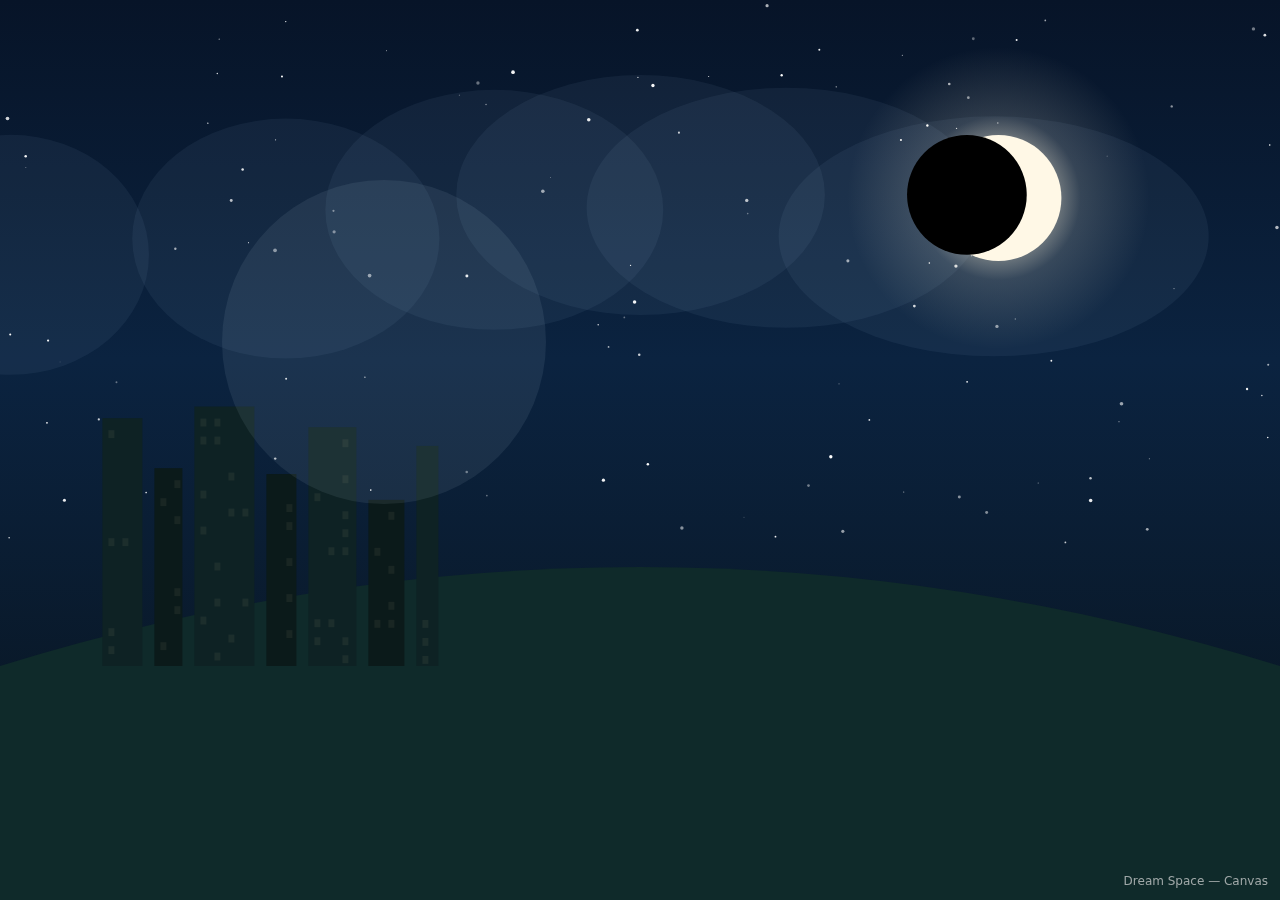
<file: docs/index.html>
<!doctype html>
<html lang="zh">
<head>
  <meta charset="utf-8" />
  <meta name="viewport" content="width=device-width,initial-scale=1" />
  <title>Dream Space Canvas</title>
  <style>
    html,body { height:100%; margin:0; background:#000; display:flex; align-items:center; justify-content:center; }
    canvas { width:100vw; height:100vh; display:block; cursor:pointer; } /* 點擊提示 */
    .note { position:fixed; right:12px; bottom:12px; color:#ddd; font-family:system-ui; font-size:12px; opacity:.7; }
    /* 淡出效果（點擊後套用）*/
    body.fading { transition: opacity .42s ease; opacity: 0; }
  </style>
</head>
<body>
<canvas id="dream"></canvas>
<div class="note">Dream Space — Canvas</div>
<script>
  (function(){
    const HOMEPAGE = 'home.html'; // 若首頁為其他檔名，請修改此處
    const canvas = document.getElementById('dream');
    const ctx = canvas.getContext('2d');

    function resize() {
      const dpr = window.devicePixelRatio || 1;
      canvas.width = innerWidth * dpr;
      canvas.height = innerHeight * dpr;
      canvas.style.width = innerWidth + 'px';
      canvas.style.height = innerHeight + 'px';
      ctx.setTransform(dpr,0,0,dpr,0,0);
    }
    addEventListener('resize', resize);
    resize();

    // 星星陣列
    const stars = Array.from({length:120}, () => ({
      x: Math.random()*innerWidth,
      y: Math.random()*innerHeight*0.6,
      r: Math.random()*1.6 + 0.3,
      tw: Math.random()*Math.PI*2,
      speed: 0.01 + Math.random()*0.03
    }));

    let t = 0;

    function drawBackground() {
      // 漸層天空
      const grad = ctx.createLinearGradient(0,0,0,innerHeight);
      grad.addColorStop(0, '#071428');   // 深藍近黑
      grad.addColorStop(0.4, '#0b2340'); // 深藍
      grad.addColorStop(1, '#08121a');   // 底部更深
      ctx.fillStyle = grad;
      ctx.fillRect(0,0,innerWidth,innerHeight);

      // 微弱雲層 (使用透明漸層)
      ctx.globalAlpha = 0.06;
      for(let i=0;i<6;i++){
        ctx.beginPath();
        const cx = (i/6)*innerWidth + (Math.sin(t*0.2+i)*80);
        const cy = innerHeight*0.25 + Math.cos(i+t*0.15)*30;
        const rx = innerWidth*0.6;
        const ry = 120;
        ctx.ellipse(cx, cy, rx*(0.18+i*0.02), ry, 0, 0, Math.PI*2);
        ctx.fillStyle = '#b7d6ff';
        ctx.fill();
      }
      ctx.globalAlpha = 1;
    }

    function drawMoon() {
      // 月亮（圓形 + 新月遮掩）- 圓形
      const mx = innerWidth*0.78;
      const my = innerHeight*0.22;
      const mr = Math.min(innerWidth, innerHeight)*0.07;
      // 光暈
      const glow = ctx.createRadialGradient(mx,my,mr*0.2, mx,my,mr*2.4);
      glow.addColorStop(0, 'rgba(255,245,220,0.9)');
      glow.addColorStop(0.5, 'rgba(255,245,220,0.15)');
      glow.addColorStop(1, 'rgba(255,245,220,0)');
      ctx.fillStyle = glow;
      ctx.beginPath();
      ctx.arc(mx,my,mr*2.4,0,Math.PI*2);
      ctx.fill();

      // 實心月亮
      ctx.fillStyle = '#fff8e6';
      ctx.beginPath();
      ctx.arc(mx,my,mr,0,Math.PI*2);
      ctx.fill();

      // 新月遮掩（用全透明混合）
      ctx.globalCompositeOperation = 'destination-out';
      ctx.beginPath();
      ctx.arc(mx - mr*0.5, my - mr*0.05, mr*0.95, 0, Math.PI*2);
      ctx.fill();
      ctx.globalCompositeOperation = 'source-over';
    }

    function drawStars() {
      for (let s of stars) {
        s.tw += s.speed * (0.4 + Math.sin(t*0.3)*0.6);
        const alpha = 0.35 + 0.65 * Math.abs(Math.sin(s.tw));
        ctx.fillStyle = `rgba(255,255,255,${alpha})`;
        ctx.beginPath();
        ctx.arc(s.x + Math.sin(t*0.2 + s.x*0.001)*6, s.y + Math.cos(t*0.3 + s.y*0.001)*4, s.r, 0, Math.PI*2);
        ctx.fill();
      }
    }

    function drawShapes() {
      // 弧形山丘 (arc)
      ctx.fillStyle = '#0f2a2a';
      ctx.beginPath();
      ctx.moveTo(0, innerHeight*0.74);
      ctx.quadraticCurveTo(innerWidth*0.5, innerHeight*0.52, innerWidth, innerHeight*0.74);
      ctx.lineTo(innerWidth, innerHeight);
      ctx.lineTo(0, innerHeight);
      ctx.closePath();
      ctx.fill();

      // 城市線條 - 多個矩形 (rectangles)，至少三個
      const baseY = innerHeight*0.74;
      const widths = [40,28,60,30,48,36,22];
      let x = innerWidth*0.08;
      for (let i=0;i<widths.length;i++){
        const w = widths[i];
        const h = 60 + Math.sin(i*0.7 + t*0.6)*20 + (i%2?120:180);
        ctx.fillStyle = i%2 ? '#0b1a1a' : '#0e2224';
        ctx.fillRect(x, baseY - h, w, h);
        // 建築小窗
        ctx.fillStyle = 'rgba(255,230,180,0.06)';
        for(let ry= baseY - h + 12; ry < baseY - 6; ry+=18){
          for(let rx = x + 6; rx < x + w -6; rx += 14){
            if (Math.random() > 0.7) {
              ctx.fillRect(rx, ry, 6, 8);
            }
          }
        }
        x += w + 12;
      }

      // 大圓裝飾（circle）在前方作層次
      ctx.save();
      ctx.globalAlpha = 0.08;
      ctx.fillStyle = '#dff3ff';
      ctx.beginPath();
      ctx.arc(innerWidth*0.3, innerHeight*0.38, Math.min(innerWidth,innerHeight)*0.18, 0, Math.PI*2);
      ctx.fill();
      ctx.restore();
    }

    function drawTitle() {
      ctx.save();
      ctx.font = '600 20px system-ui, Arial';
      ctx.textAlign = 'center';
      ctx.fillStyle = 'rgba(255,255,255,0.92)';
      ctx.fillText('', innerWidth*0.5, innerHeight*0.92);
      ctx.restore();
    }

    function frame() {
      t += 0.016;
      ctx.clearRect(0,0,innerWidth,innerHeight);
      drawBackground();
      drawStars();
      drawMoon();
      drawShapes();
      drawTitle();
      requestAnimationFrame(frame);
    }

    requestAnimationFrame(frame);

    // 點擊任意處導向首頁（帶淡出效果）
    function goHome(e){
      // 若按下 Ctrl/Meta/中鍵，允許預設行為（例如新分頁）
      if (e.ctrlKey || e.metaKey || e.button === 1) return;
      document.documentElement.classList.add('fading'); // 可選改成 body
      setTimeout(() => { location.href = HOMEPAGE; }, 420);
    }
    // 綁在 canvas 上（也可綁在 document.body）
    canvas.addEventListener('click', goHome, {passive:true});
  })();
</script>
</body>
</html>
</file>
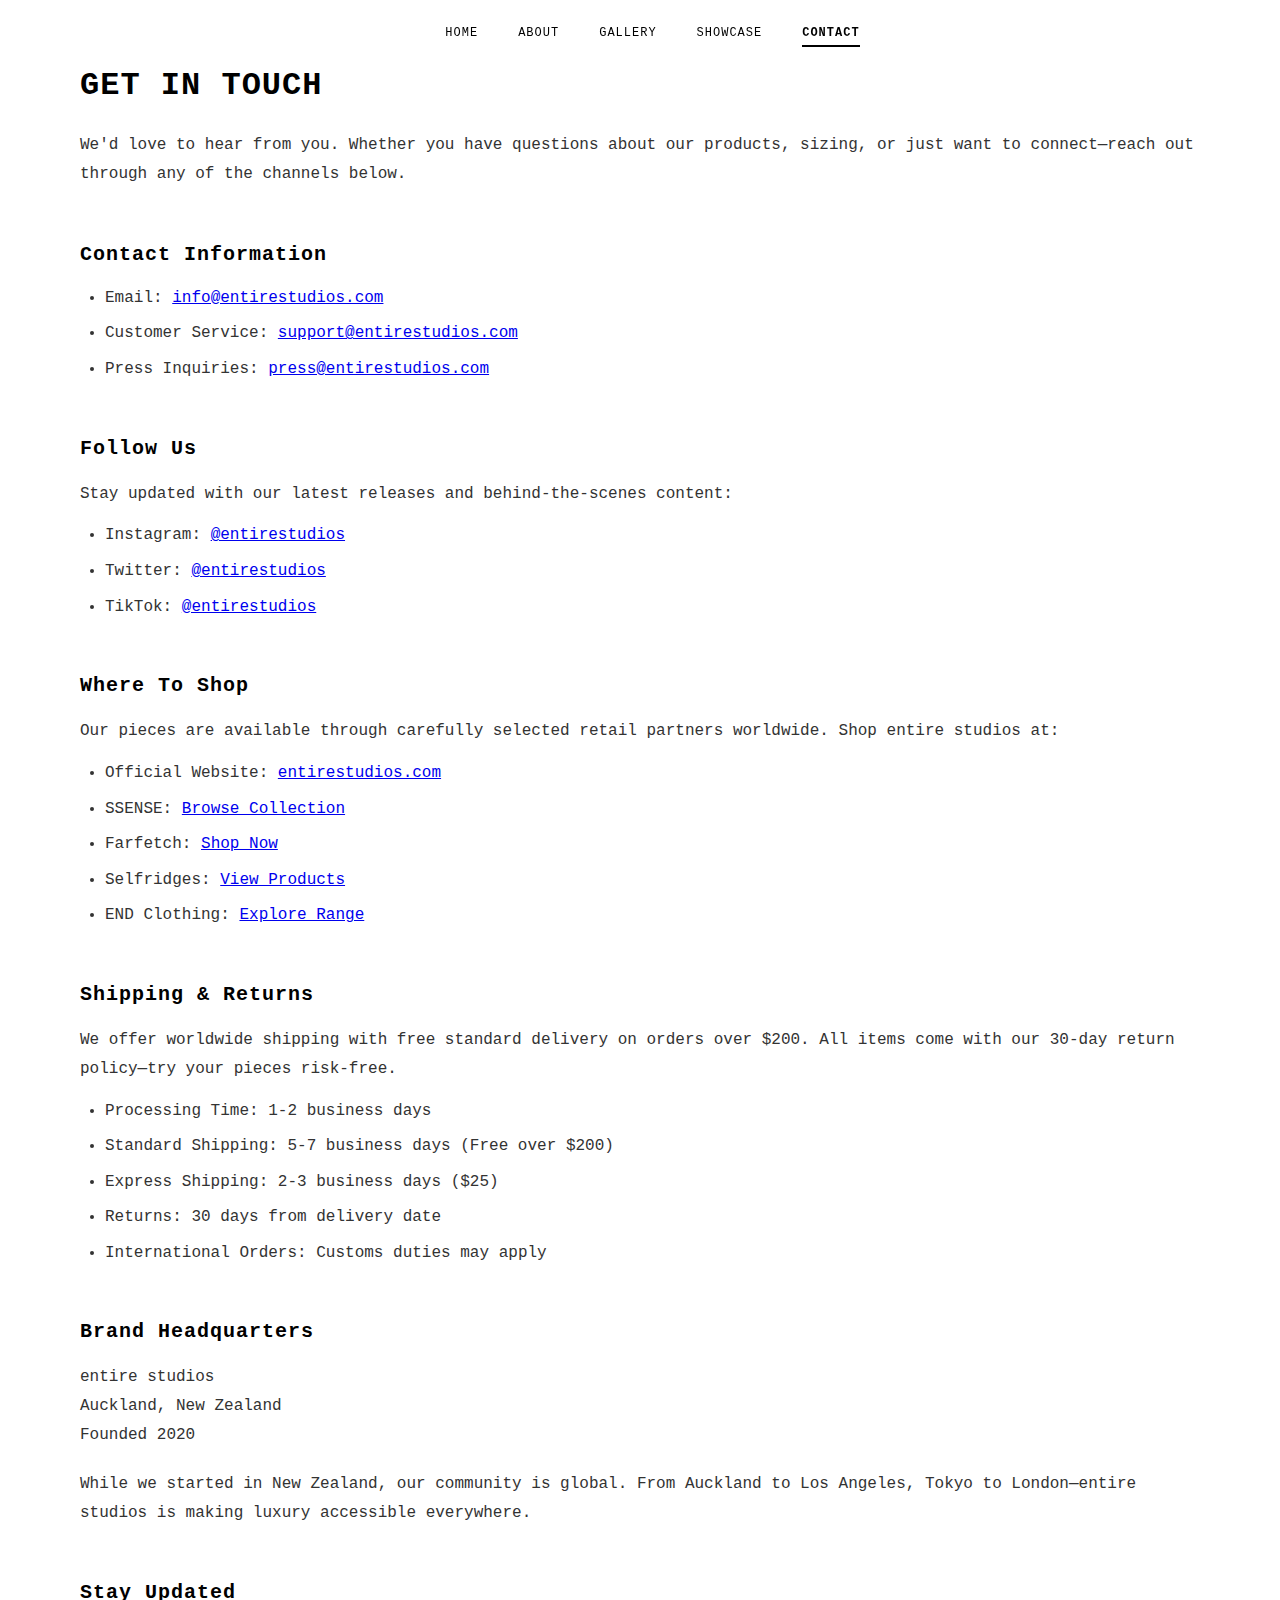
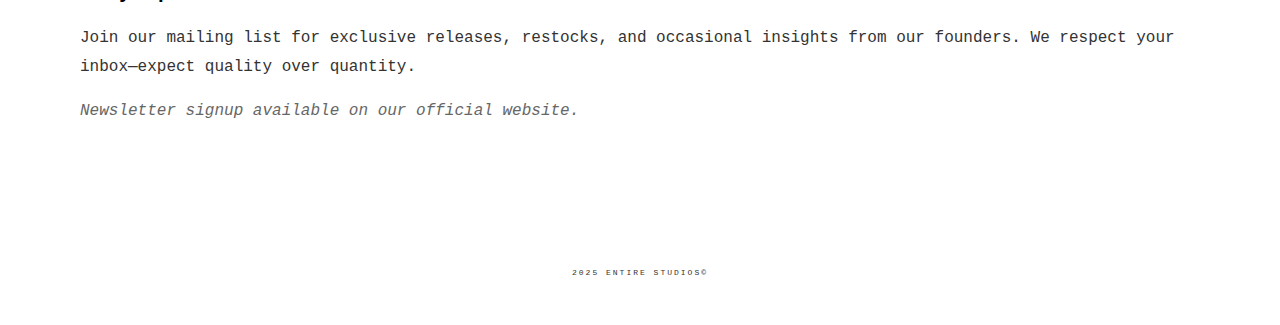
<file: docs/contact.html>
<!DOCTYPE html>
<html lang="en">
<head>
	<meta charset="UTF-8" />
	<meta name="viewport" content="width=device-width, initial-scale=1.0" />
	<title>Contact - entire studios</title>
	<link rel="stylesheet" href="style.css" />
</head>
<body>

<!-- 導航列佔位符 -->
<div id="navbar-placeholder"></div>

<div class="layout">
	<main class="content">
		<section class="contact-intro">
			<h2>Get In Touch</h2>
			<p>
				We'd love to hear from you. Whether you have questions about our products,
				sizing, or just want to connect—reach out through any of the channels below.
			</p>
		</section>

		<section class="contact-info">
			<h3>Contact Information</h3>
			<ul>
				<li><strong>Email:</strong> <a href="mailto:info@entirestudios.com">info@entirestudios.com</a></li>
				<li><strong>Customer Service:</strong> <a href="mailto:support@entirestudios.com">support@entirestudios.com</a></li>
				<li><strong>Press Inquiries:</strong> <a href="mailto:press@entirestudios.com">press@entirestudios.com</a></li>
			</ul>
		</section>

		<section class="social-media">
			<h3>Follow Us</h3>
			<p>Stay updated with our latest releases and behind-the-scenes content:</p>
			<ul>
				<li><strong>Instagram:</strong> <a href="https://instagram.com/entirestudios" target="_blank">@entirestudios</a></li>
				<li><strong>Twitter:</strong> <a href="https://twitter.com/entirestudios" target="_blank">@entirestudios</a></li>
				<li><strong>TikTok:</strong> <a href="https://tiktok.com/@entirestudios" target="_blank">@entirestudios</a></li>
			</ul>
		</section>

		<section class="retailers">
			<h3>Where To Shop</h3>
			<p>
				Our pieces are available through carefully selected retail partners worldwide.
				Shop entire studios at:
			</p>
			<ul>
				<li>
					<strong>Official Website:</strong>
					<a href="https://entirestudios.com" target="_blank">entirestudios.com</a>
				</li>
				<li>
					<strong>SSENSE:</strong>
					<a href="https://www.ssense.com/en-us/designers/entire-studios" target="_blank">Browse Collection</a>
				</li>
				<li>
					<strong>Farfetch:</strong>
					<a href="https://www.farfetch.com/shopping/men/entire-studios/items.aspx" target="_blank">Shop Now</a>
				</li>
				<li>
					<strong>Selfridges:</strong>
					<a href="https://www.selfridges.com/US/en/cat/entire-studios/" target="_blank">View Products</a>
				</li>
				<li>
					<strong>END Clothing:</strong>
					<a href="https://www.endclothing.com/us/brands/entire-studios" target="_blank">Explore Range</a>
				</li>
			</ul>
		</section>

		<section class="shipping-info">
			<h3>Shipping & Returns</h3>
			<p>
				We offer worldwide shipping with free standard delivery on orders over $200.
				All items come with our 30-day return policy—try your pieces risk-free.
			</p>
			<ul>
				<li><strong>Processing Time:</strong> 1-2 business days</li>
				<li><strong>Standard Shipping:</strong> 5-7 business days (Free over $200)</li>
				<li><strong>Express Shipping:</strong> 2-3 business days ($25)</li>
				<li><strong>Returns:</strong> 30 days from delivery date</li>
				<li><strong>International Orders:</strong> Customs duties may apply</li>
			</ul>
		</section>

		<section class="brand-locations">
			<h3>Brand Headquarters</h3>
			<p>
				<strong>entire studios</strong><br>
				Auckland, New Zealand<br>
				Founded 2020
			</p>
			<p style="margin-top: 20px;">
				While we started in New Zealand, our community is global.
				From Auckland to Los Angeles, Tokyo to London—entire studios is
				making luxury accessible everywhere.
			</p>
		</section>

		<section class="newsletter">
			<h3>Stay Updated</h3>
			<p>
				Join our mailing list for exclusive releases, restocks, and occasional insights
				from our founders. We respect your inbox—expect quality over quantity.
			</p>
			<p style="margin-top: 15px; color: #666; font-style: italic;">
				Newsletter signup available on our official website.
			</p>
		</section>
	</main>
</div>

<!-- 頁尾佔位符 -->
<div id="footer-placeholder"></div>

<script src="components.js"></script>
</body>
</html>
</file>
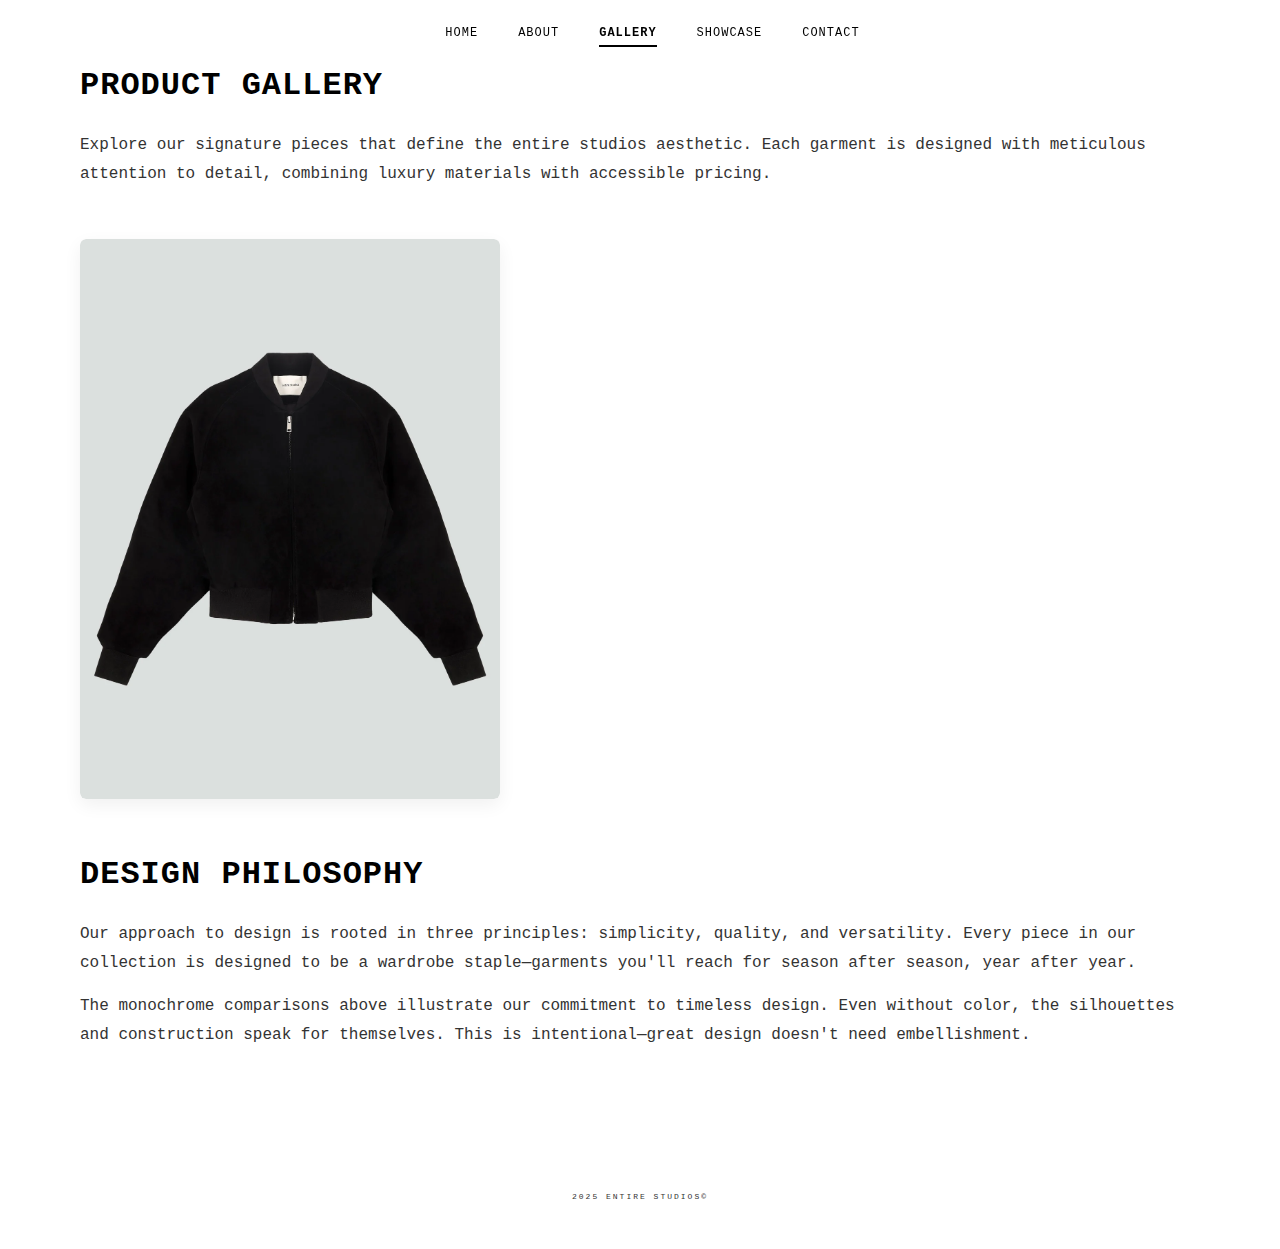
<file: docs/gallery.html>
<!DOCTYPE html>
<html lang="en">
<head>
	<meta charset="UTF-8" />
	<meta name="viewport" content="width=device-width, initial-scale=1.0" />
	<title>Gallery - entire studios</title>
	<link rel="stylesheet" href="style.css" />
</head>
<style>
    /* 產品卡（參考 sidebar avatar 行為） */
    .product-avatar {
        position: relative;
        width: 420px;
        max-width: 100%;
        overflow: hidden;
        border-radius: 6px;
        background: #fff;
        box-shadow: 0 6px 18px rgba(0,0,0,0.06);
    }

    /* 讓容器保持原圖比例（700x933 範例）*/
    .product-avatar::before{
        content: "";
        display: block;
        padding-top: calc(933 / 700 * 100%); /* 高度/寬度 比例 */
    }

    /* 兩張圖都絕對定位以完全覆蓋 */
    .product-avatar img {
        position: absolute;
        top: 0; left: 0;
        width: 100%;
        height: 100%;
        object-fit: cover;
        display: block;
        transition: opacity .32s ease, transform .42s cubic-bezier(.2,.8,.2,1);
        border-radius: 6px;
    }

    /* 第一張（帶 usemap、可點擊） */
    .product-avatar .first-avatar {
        z-index: 1;
        opacity: 1;
        pointer-events: auto; /* 保留點擊/地圖互動 */
        transform: scale(1);
    }

    /* 第二張（上層視覺，但不攔截點擊） */
    .product-avatar .second-avatar {
        z-index: 2;
        opacity: 0;
        pointer-events: none; /* 點擊穿透到底下的第一張 */
        transform: scale(1.02);
    }

    /* hover / touch-active 行為 */
    .product-avatar:hover .first-avatar,
    .product-avatar.touch-active .first-avatar {
        opacity: 0.25; /* 第一張淡化為背景 */
        transform: scale(1.01);
    }

    .product-avatar:hover .second-avatar,
    .product-avatar.touch-active .second-avatar {
        opacity: 1; /* 第二張完整顯示 */
        transform: scale(1.06);
    }

    /* 底部文字框（選用） */
    .product-avatar .caption {
        position: absolute;
        left: 0; right: 0; bottom: 0;
        height: 15%;
        min-height: 44px;
        background: rgba(0,0,0,0.5);
        color: #fff;
        display: flex; align-items: center; justify-content: center;
        z-index: 3;
        transform: translateY(100%);
        transition: transform .32s ease, opacity .32s ease;
        opacity: 0;
    }
    .product-avatar:hover .caption,
    .product-avatar.touch-active .caption {
        transform: translateY(0);
        opacity: 1;
    }

    /* 行動裝置友善 */
    @media (hover: none) {
        .product-avatar { cursor: pointer; width: 90vw; }
    }
</style>
<body>

<!-- 導航列佔位符 -->
<div id="navbar-placeholder"></div>
<div class="layout">
	<main class="content">
		<section class="gallery-intro">
			<h2>Product Gallery</h2>
			<p>
				Explore our signature pieces that define the entire studios aesthetic.
				Each garment is designed with meticulous attention to detail, combining
				luxury materials with accessible pricing.
			</p>
		</section>

		<section class="product-showcase">
			<figure class="product-avatar">
				<map name="hoodie-map">
					<!-- 調整 coords 到正確位置 -->
					<area shape="poly" coords="150,200,250,200,280,350,120,350" href="showcase.html" alt="View details" />
				</map>

				<!-- 第一張：保留 usemap 與互動 -->
				<img
						class="first-avatar"
						src="Assest/esu-s25-13011-bs-raglan-bomber-1-front.webp"
						usemap="#hoodie-map"
						alt="Raglan Bomber - Front"
						width="700" height="933"
				/>

				<!-- 第二張：專案相對路徑（已放到專案內） -->
				<img
						class="second-avatar"
						src="Assest/entire-studios-raglan-bomber-black-suede-1f-removebg-preview.png"
						alt="Raglan Detail Overlay"
						aria-hidden="true"
						width="700" height="933"
				/>

				<figcaption class="caption">Raglan Bomber — Tailored fit, premium suede</figcaption>
			</figure>
		</section>

		<section class="design-notes">
			<h2>Design Philosophy</h2>
			<p>
				Our approach to design is rooted in three principles: simplicity, quality, and versatility.
				Every piece in our collection is designed to be a wardrobe staple—garments you'll reach
				for season after season, year after year.
			</p>
			<p>
				The monochrome comparisons above illustrate our commitment to timeless design.
				Even without color, the silhouettes and construction speak for themselves.
				This is intentional—great design doesn't need embellishment.
			</p>
		</section>
	</main>
</div>

<!-- 頁尾佔位符 -->
<div id="footer-placeholder"></div>

<script src="components.js"></script>
<script>
    /* 維持你原本的 touch 支援（切換 touch-active）*/
    document.addEventListener('click', function (e) {
        const card = e.target.closest('.product-avatar');
        if (!card) return;
        if (card.classList.contains('touch-active')) {
            card.classList.remove('touch-active');
        } else {
            document.querySelectorAll('.product-avatar.touch-active').forEach(c => c.classList.remove('touch-active'));
            card.classList.add('touch-active');
        }
    });
    document.addEventListener('click', function (e) {
        if (!e.target.closest('.product-avatar')) {
            document.querySelectorAll('.product-avatar.touch-active').forEach(c => c.classList.remove('touch-active'));
        }
    });
</script>
</body>
</html>
</file>
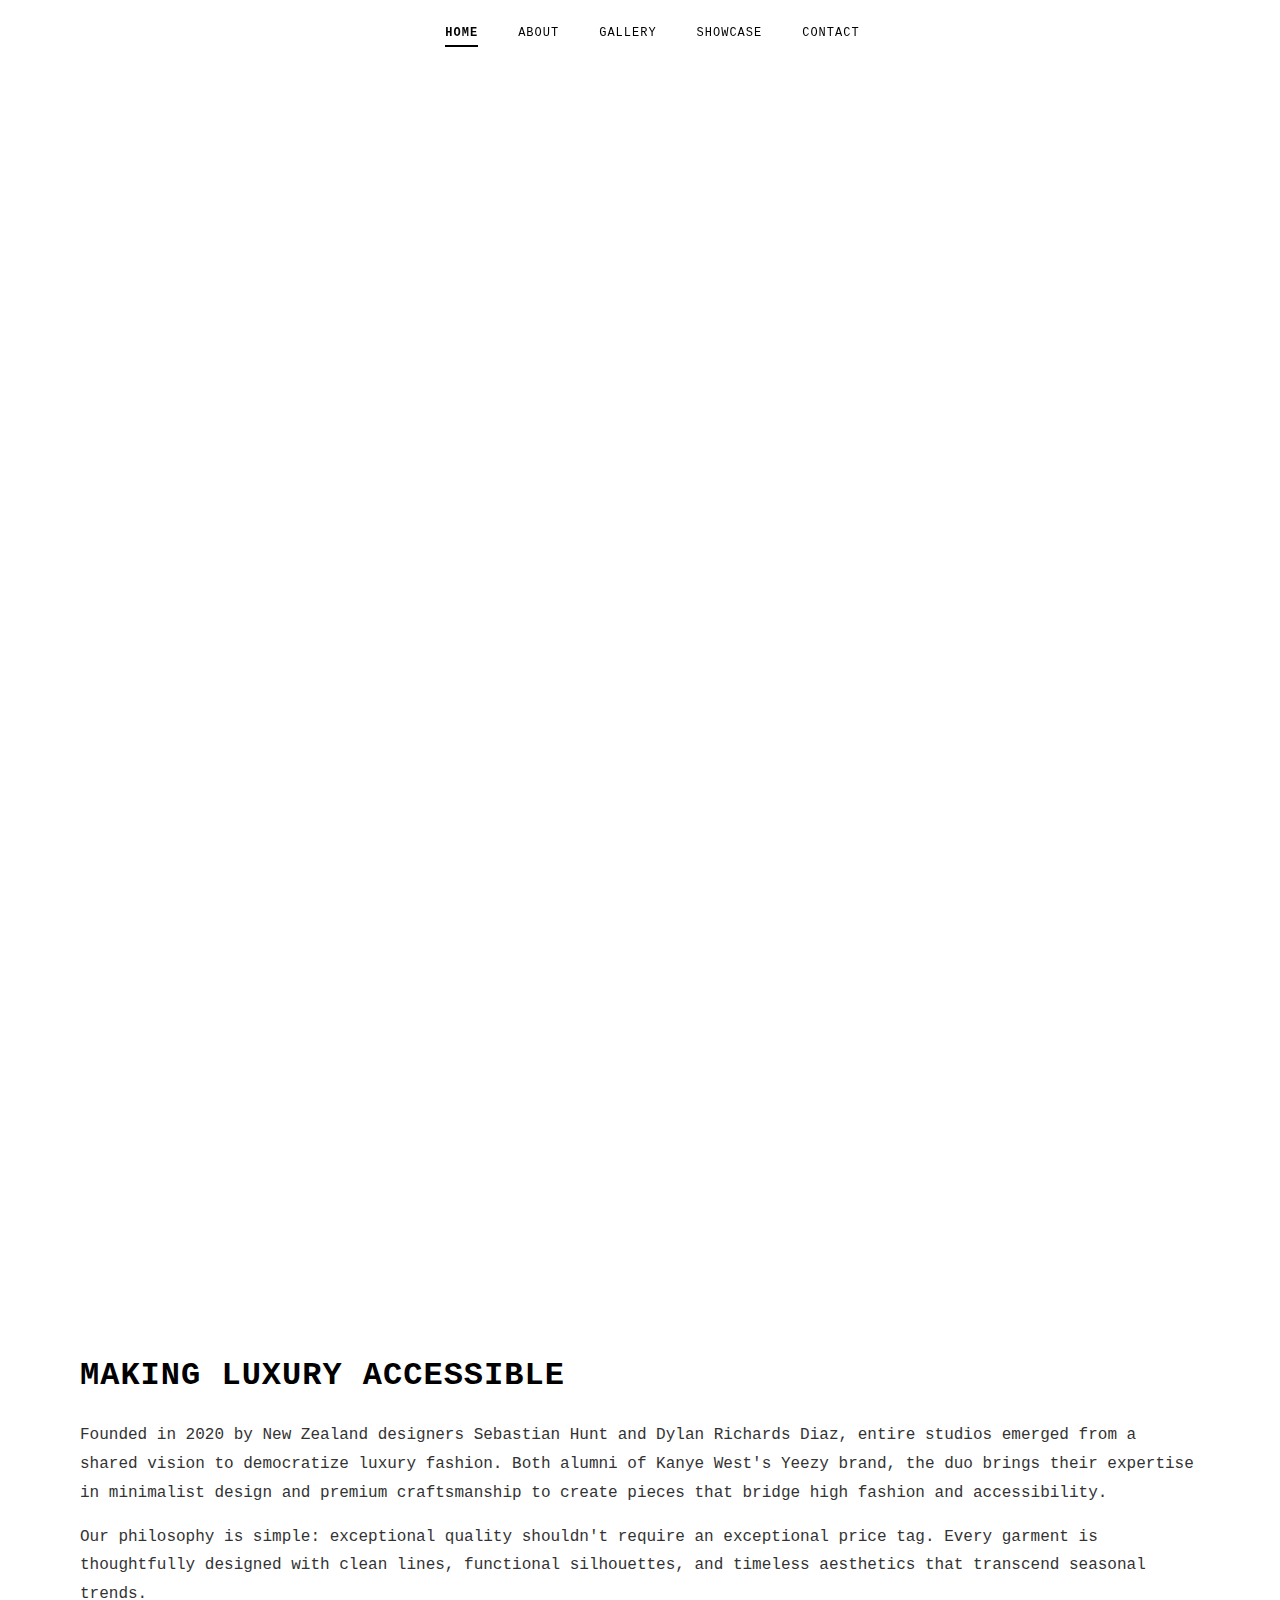
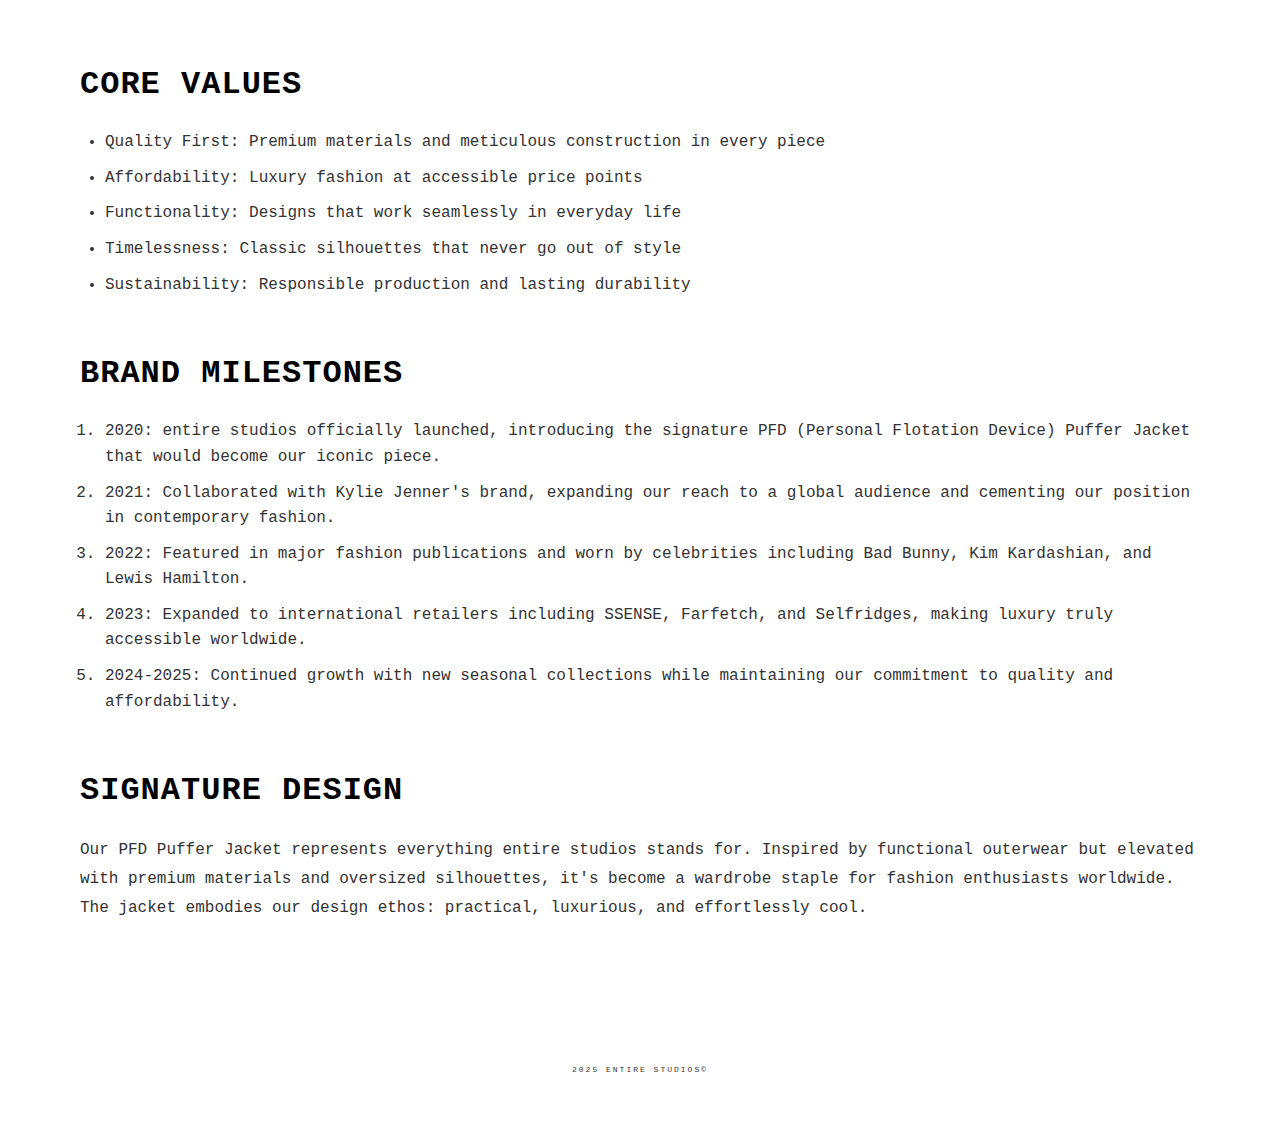
<file: docs/home.html>
<!DOCTYPE html>
<html lang="en">
<head>
	<meta charset="UTF-8" />
	<meta name="viewport" content="width=device-width, initial-scale=1.0" />
	<title>Home - entire studios</title>
	<link rel="stylesheet" href="style.css" />
	<link rel="stylesheet" href="home.css" />
</head>
<body>

<!-- 導航列佔位符 -->
<div id="navbar-placeholder"></div>

<div class="layout">
	<main class="content">
		<a href="home.html" class="hero-video-banner">
			<video muted="" playsinline="" autoplay="" preload="auto" poster="https://cdn.meideinthe.cloud/entirestudios.com/content/collection-covers/aw25-main-12/1-hero-video/main-banner-thumbnail.jpg" loop="">
				<source src="https://player.vimeo.com/progressive_redirect/playback/1109619136/rendition/720p/file.mp4?loc=external&amp;signature=b1e0b8d641421b2b0d36b4e00575dbb5aaf2c57098f3389687a760e7be500e6f" type="video/mp4">
			</video>
		</a>
		<section class="brand-intro">
			<h2>Making Luxury Accessible</h2>
			<p>
				Founded in 2020 by New Zealand designers Sebastian Hunt and Dylan Richards Diaz,
				<strong>entire studios</strong> emerged from a shared vision to democratize luxury fashion.
				Both alumni of Kanye West's Yeezy brand, the duo brings their expertise in minimalist
				design and premium craftsmanship to create pieces that bridge high fashion and accessibility.
			</p>
			<p>
				Our philosophy is simple: exceptional quality shouldn't require an exceptional price tag.
				Every garment is thoughtfully designed with clean lines, functional silhouettes, and
				timeless aesthetics that transcend seasonal trends.
			</p>
		</section>

		<section class="core-values">
			<h2>Core Values</h2>
			<ul>
				<li><strong>Quality First:</strong> Premium materials and meticulous construction in every piece</li>
				<li><strong>Affordability:</strong> Luxury fashion at accessible price points</li>
				<li><strong>Functionality:</strong> Designs that work seamlessly in everyday life</li>
				<li><strong>Timelessness:</strong> Classic silhouettes that never go out of style</li>
				<li><strong>Sustainability:</strong> Responsible production and lasting durability</li>
			</ul>
		</section>

		<section class="milestones">
			<h2>Brand Milestones</h2>
			<ol>
				<li>
					<strong>2020:</strong> entire studios officially launched, introducing the signature
					PFD (Personal Flotation Device) Puffer Jacket that would become our iconic piece.
				</li>
				<li>
					<strong>2021:</strong> Collaborated with Kylie Jenner's brand, expanding our reach
					to a global audience and cementing our position in contemporary fashion.
				</li>
				<li>
					<strong>2022:</strong> Featured in major fashion publications and worn by celebrities
					including Bad Bunny, Kim Kardashian, and Lewis Hamilton.
				</li>
				<li>
					<strong>2023:</strong> Expanded to international retailers including SSENSE, Farfetch,
					and Selfridges, making luxury truly accessible worldwide.
				</li>
				<li>
					<strong>2024-2025:</strong> Continued growth with new seasonal collections while
					maintaining our commitment to quality and affordability.
				</li>
			</ol>
		</section>

		<section class="signature-piece">
			<h2>Signature Design</h2>
			<p>
				Our <strong>PFD Puffer Jacket</strong> represents everything entire studios stands for.
				Inspired by functional outerwear but elevated with premium materials and oversized silhouettes,
				it's become a wardrobe staple for fashion enthusiasts worldwide. The jacket embodies our
				design ethos: practical, luxurious, and effortlessly cool.
			</p>
		</section>
	</main>
</div>

<!-- 頁尾佔位符 -->
<div id="footer-placeholder"></div>

<script src="components.js"></script>
</body>
</html>
</file>
<file: docs/home.css>
.hero-video-banner {
    position: absolute;
    top: 0;
    left: 0;
    width: 100%;
    z-index: 0;
    overflow: hidden;
}

.hero-video-banner video {
    width: 100%;
    height: 100%;
    object-fit: cover;
}

.content {
    position: relative;
    z-index: 1;
    padding-top: 150vh; /* 讓內容從影片底部開始 */
}
</file>
<file: docs/style.css>
/* Reset */
* {
    margin: 0;
    padding: 0;
    box-sizing: border-box;
}

@font-face {
    font-family: 'spacemono';
    src: url(https://cdn.meideinthe.cloud/entirestudios.com/assets/fonts/SpaceMono-Regular.woff2);
    font-weight: 300;
    font-style: normal;
    font-display: swap;
}
@font-face {
    font-family: 'spacemonobold';
    src: url(https://cdn.meideinthe.cloud/entirestudios.com/assets/fonts/SpaceMono-Bold.woff2);
    font-weight: 500;
    font-style: normal;
    font-display: swap;
}

body {
    font-family: 'spacemono', monospace;
    font-weight: 300;
    background-color: #ffffff;
    color: #000000;
    line-height: 1.6;
}

/* Navigation Bar - 極簡黑色 */
.navbar {
    position: fixed;
    top: 0;
    left: 0;
    width: 100%;
    padding: 20px 40px;
    z-index: 10;
    background-color: transparent;
}

.navbar ul {
    list-style: none;
    display: flex;
    gap: 40px;
    justify-content: center;
}

.navbar li {
    display: inline;
}

.navbar a {
    color: #000000;
    text-decoration: none;
    font-weight: 400;
    font-size: 12px;
    letter-spacing: 1px;
    text-transform: uppercase;
    padding: 5px 0;
    border-bottom: 2px solid transparent;
    transition: all 0.3s ease;
}

.navbar a:hover {
    border-bottom: 2px solid #000000;
}

.navbar a.active {
    border-bottom: 2px solid #000000;
    font-weight: 600;
}

/* Layout */
.layout {
    display: flex;
    min-height: calc(100vh - 120px);
}

/* Intro Section */
.intro h1 {
    font-size: 24px;
    color: #000000;
    text-align: center;
    font-weight: 700;
    letter-spacing: 2px;
    text-transform: uppercase;
    margin-bottom: 15px;
}

.intro p {
    margin: 10px 0;
    text-align: center;
    font-size: 13px;
    color: #666;
}

.intro a {
    color: #000000;
    text-decoration: none;
    border-bottom: 1px solid #000;
}

.intro a:hover {
    opacity: 0.6;
}

/* Content Section */
.content {
    flex: 1;
    padding: 60px 80px;
}

.content section {
    margin-bottom: 50px;
}

h2 {
    color: #000000;
    margin-bottom: 20px;
    font-size: 32px;
    font-weight: 700;
    letter-spacing: 1px;
    text-transform: uppercase;
}

h3 {
    color: #000000;
    margin-bottom: 15px;
    font-size: 20px;
    font-weight: 600;
    letter-spacing: 1px;
}

p {
    line-height: 1.8;
    color: #333;
    margin-bottom: 15px;
}

ul, ol {
    padding-left: 25px;
    color: #333;
}

ul li, ol li {
    margin-bottom: 10px;
}

/* Gallery - Image Comparison */
.image-comparison {
    display: flex;
    justify-content: center;
    gap: 40px;
    margin-top: 30px;
    flex-wrap: wrap;
}

.image-box {
    position: relative;
    text-align: center;
    overflow: hidden;
}

.image-box img {
    width: 400px;
    height: 500px;
    object-fit: cover;
    border: 1px solid #000;
    transition: transform 0.3s ease;
    display: block;
}

.image-box:hover img {
    transform: scale(1.02);
}

.image-caption {
    position: absolute;
    bottom: 0;
    left: 0;
    right: 0;
    background-color: rgba(0, 0, 0, 0.5);
    color: #ffffff;
    padding: 15px;
    font-size: 14px;
    letter-spacing: 1px;
    text-transform: uppercase;
    opacity: 0;
    transition: opacity 0.3s ease;
}

.image-box:hover .image-caption {
    opacity: 1;
}

.grayscale {
    filter: grayscale(100%);
}

/* Footer */
footer {
    text-align: center;
    padding: 30px;
    font-size: 8px;
    letter-spacing: 2px;
    text-transform: uppercase;
}

/* Responsive */
@media (max-width: 768px) {
    .layout {
        flex-direction: column;
    }

    .hero {
        width: 100%;
        border-right: none;
        border-bottom: 1px solid #e0e0e0;
    }

    .content {
        padding: 40px 20px;
    }

    .image-box img {
        width: 100%;
        height: auto;
    }
}
</file>
